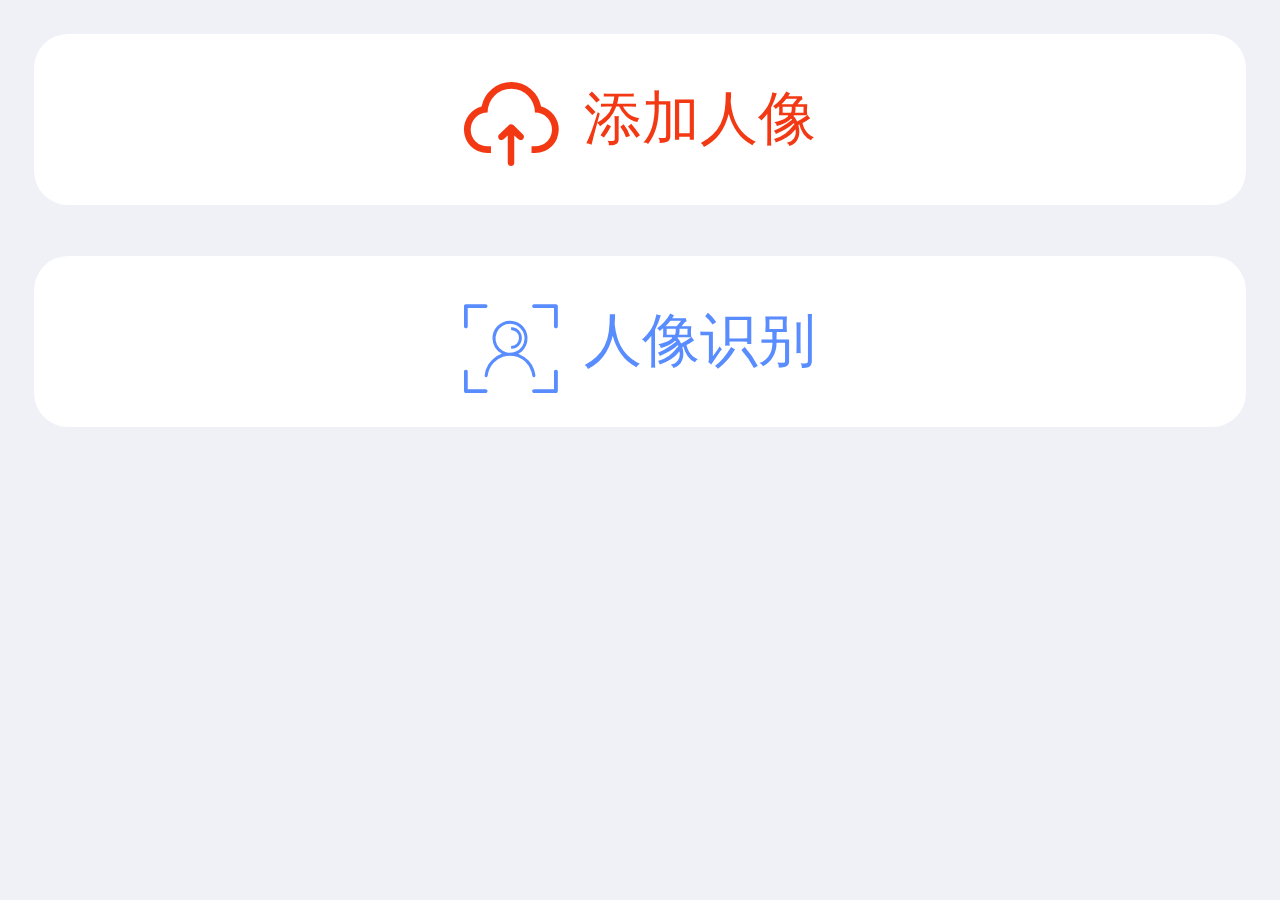
<file: index.html>
<!DOCTYPE html>
<html lang="en" dir="ltr">

<head>
  <meta charset="utf-8">
  <meta http-equiv="X-UA-Compatible" content="IE=Edge">
  <meta content="yes" name="apple-mobile-web-app-capable">
  <meta content="yes" name="apple-touch-fullscreen">
  <meta content="telephone=no,email=no" name="format-detection">
  <meta name="viewport" content="width=device-width,initial-scale=1,maximum-scale=1,minimum-scale=1,user-scalable=no" />
  <link rel="stylesheet" href="./iconfont/iconfont.css">
  <link rel="stylesheet" href="./css/index.css">
  <title>模板</title>
</head>

<body>
  <div class="container">

    <div class="subject">
      <a href="#" class="subject-box" id="fileUpload">
        <div class="subject-main">
          <div class="subject-icon">
            <span class="iconfont  iconupload red-p"></span>
          </div>
          <div class="subject-content">
            <p class="red-p">添加人像
              <!-- <input type="file" accept='image/*'> -->
            </p>
          </div>
        </div>
        <input type="file" id="fileinput" class="inputfile" accept="image/*;">
      </a>
      <a href="face.html" class="subject-box">
        <div class="subject-icon">
          <span class="iconfont  iconrenlianshibie blue-p"></span>
        </div>
        <div class="subject-content">
          <p class="blue-p">人像识别</p>
        </div>
      </a>
    </div>
    <!-- <img id="showimg" src="" alt=""> -->

  </div>
  <script src="js/jquery-3.4.1.js"></script>

  <script>
    var baseURL = 'https://192.168.86.113/spring-boot-service/face/api'

    function getToken() {
      $.get('https://192.168.86.113/spring-boot-service/face/token', function (res) {
        console.log('res', res);
      })
    }

    let imgList = [] // 存放图片
    let fileinput = document.querySelector('#fileinput')
    fileinput.addEventListener('change', function (e) {
      addImg(e)
    })

    function addImg(e) {
      e.preventDefault()
      let files = e.target.files || e.dataTransfer.files
      if (!files.length) return

      const imgurl = files[0]
      addImgPreview(imgurl)
      e.target.value = '' // 清除input数据
    }

    function addImgPreview(file) {
      // 是否支持不支持FileReader
      if (!file || !window.FileReader) return

      if (/^image/.test(file.type)) {
        // 创建一个reader
        var reader = new FileReader()
        // 将图片将转成 base64 格式,并保存在reader中
        reader.readAsDataURL(file)
        // 读取成功后的回调
        reader.onload = function (oFREvent) {
          var base64Url = oFREvent.target.result
          // console.log('base64Url', base64Url);
          var fileStreamSize = calculaFileSize(base64Url)
          console.log('fileStreamSize', fileStreamSize);

          let compressAfterImgUrl = "";
          let compressAfterImgSize = "";
          ChangeSize(base64Url, function (base) {
            // document.getElementById("showimg").src = base;
            console.log("压缩后：" + base.length / 1024 + " " + base);
            UpdateUserImg(base)
          })
        }
      } else {
        alert(`文件${file.name}不是图片。`)
      }
    }

    function calculaFileSize(base64) {
      // 计算base64文件流大小
      base64 = base64.substring(22)
      const equalIndex = base64.indexOf('=')
      if (base64.indexOf('=') > 0) {
        base64 = base64.substring(0, equalIndex)
      }
      var strLength = base64.length
      var fileLength = parseInt(strLength - (strLength / 8) * 2)
      return fileLength
    }

    function ChangeSize(base64Url, callback) {
      const imgWidth = 640;
      const imgHeight = 640;
      let img = new Image();
      img.src = base64Url;

      // if (!img.width || img.width == 0) {
      //   // 有时图片过大，会压缩失败，出现无法获取宽和高的情况
      //   img.width = imgWidth;
      //   img.height = imgHeight;
      // }

      img.onload = function () {
        //默认按比例压缩  
        var w = this.width,
          h = this.height;
        var quality = 0.7; // 默认图片质量为0.7  

        //生成canvas  
        var canvas = document.createElement('canvas');
        var ctx = canvas.getContext('2d');

        // 创建属性节点  
        canvas.setAttribute("width", w);
        canvas.setAttribute("height", h);

        ctx.drawImage(this, 0, 0, w, h);
        // quality值越小，所绘制出的图像越模糊  
        var base64 = canvas.toDataURL('image/jpeg', quality);
        // 回调函数返回base64的值  
        callback(base64);

      };
    }

    // 人员新增

    function addUser(baseImg) {

      var bodyContent = {
        image: baseImg,
        // 人像库id
        repositoryId: '6',
        // 人员id，以业务id为准
        personId: '10',
        name: 'testst',
        cardId: 'tets',
      }

      var jsonContent = JSON.stringify(bodyContent)

      $.ajax({
        url: baseURL,
        type: "POST",
        data: {
          method: 'capacity.ai.face.user.add',
          v: '1.0.0',
          http_type: 'post',
          bodyContent: jsonContent
        },
        success: function (result) {
          console.log('result', result)
        },
        error: function (result) {
          console.log('result', result)
        }
      })
    }

    // 获取用户信息
    function getUserInfo() {
      var bodyContent = {
        // 人像库id
        repositoryId: '6',
        // 人员id，以业务id为准
        personId: '10',
      }

      var jsonContent = JSON.stringify(bodyContent)

      $.ajax({
        url: baseURL,
        type: "POST",
        data: {
          method: 'capacity.ai.face.user.get',
          v: '1.0.0',
          http_type: 'post',
          bodyContent: jsonContent
        },
        success: function (result) {
          console.log('result', result)
        },
        error: function (result) {
          console.log('result', result)
        }
      })
    }

    // 人员更新

    function updateUser(baseImg) {

      var bodyContent = {
        image: baseImg,
        // 人像库id
        repositoryId: '6',
        // 人员id，以业务id为准
        personId: '10',
        // name: 'testst',
        // cardId: 'tets',
      }

      var jsonContent = JSON.stringify(bodyContent)

      $.ajax({
        url: baseURL,
        type: "POST",
        data: {
          method: 'capacity.ai.face.user.update',
          v: '1.0.0',
          http_type: 'post',
          bodyContent: jsonContent
        },
        success: function (result) {
          console.log('result', result)
        },
        error: function (result) {
          console.log('result', result)
        }
      })
    }

    // 获取用户人像图片

    function getUserImg() {
      var bodyContent = {
        repositoryId: '6',
        personId: '10'
        // pageSize: 1,
        // pageNum: 10
      }

      var jsonContent = JSON.stringify(bodyContent)

      $.ajax({
        url: baseURL,
        type: "GET",
        data: {
          method: 'capacity.ai.face.faceset.get',
          v: '1.0.0',
          http_type: 'get',
          params: jsonContent
        },
        success: function (result) {
          console.log('result', result)
        },
        error: function (result) {
          console.log('result', result)
        }
      })
    }

    // 更新用户人像图片
    function UpdateUserImg(baseImg) {

      var bodyContent = {
        images: [{
          image: baseImg
        }],
        // 人像库id
        repositoryId: '6',
        // 人员id，以业务id为准
        personId: '10',
        // name: 'testst',
        // cardId: 'tets',
      }

      var jsonContent = JSON.stringify(bodyContent)

      $.ajax({
        url: baseURL,
        type: "POST",
        data: {
          method: 'capacity.ai.face.faceset.update',
          v: '1.0.0',
          http_type: 'post',
          bodyContent: jsonContent
        },
        success: function (result) {
          console.log('result', result)
        },
        error: function (result) {
          console.log('result', result)
        }
      })
    }

    // 删除用户人脸库



    getToken();
    getUserInfo();
    getUserImg();
  </script>
</body>

</html>
</file>
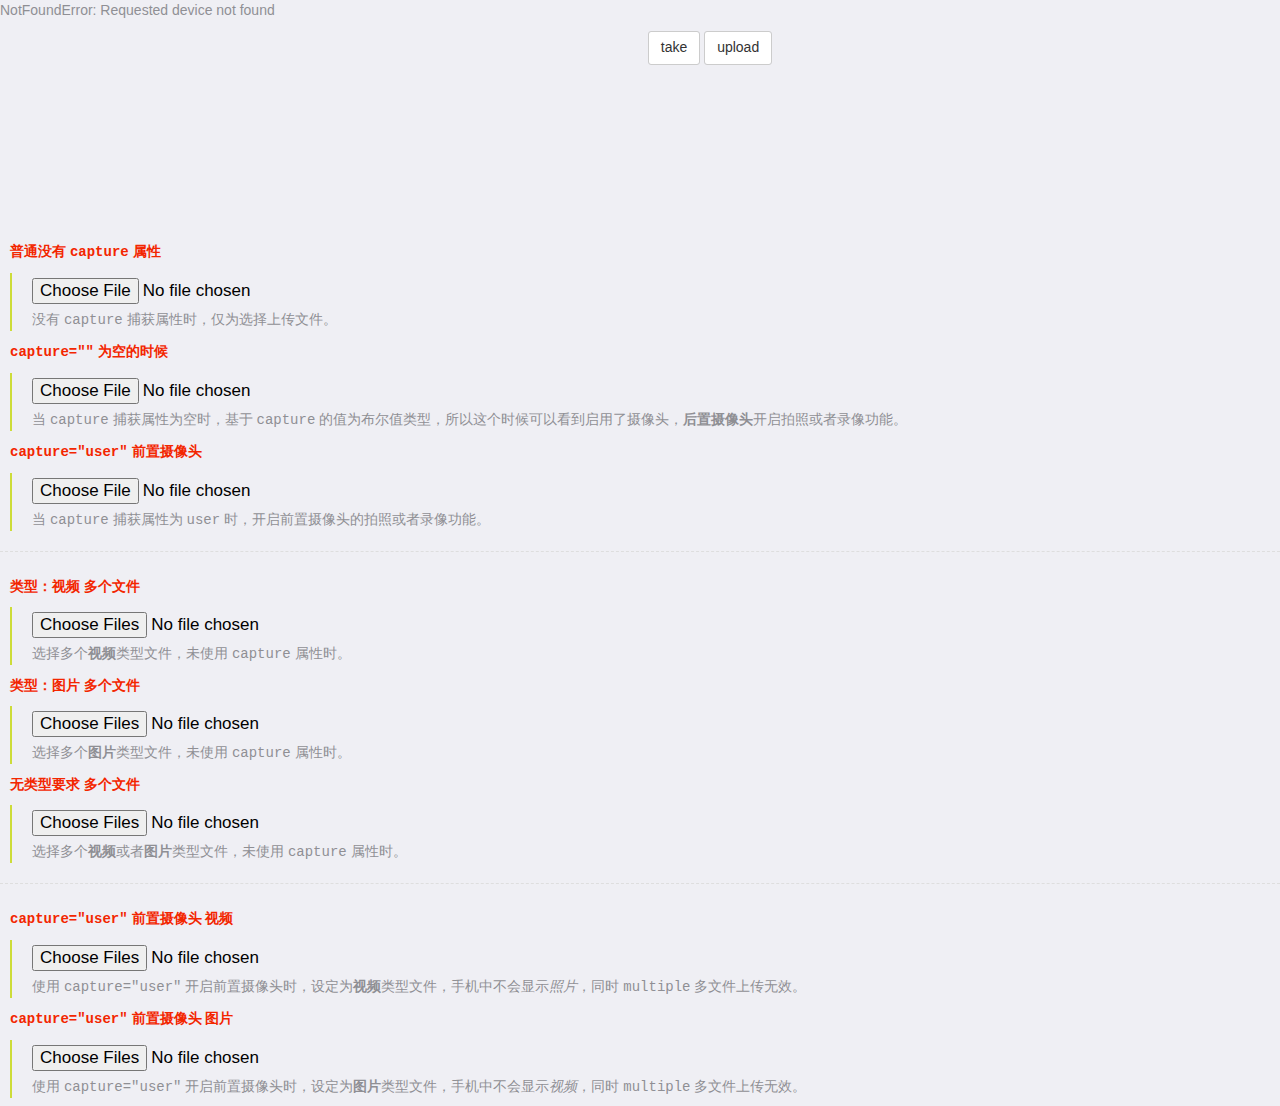
<file: demo.html>
<!DOCTYPE html>
<html lang="en" dir="ltr">

<head>
    <meta charset="utf-8">
    <meta http-equiv="X-UA-Compatible" content="IE=Edge">
    <meta content="yes" name="apple-mobile-web-app-capable">
    <meta content="yes" name="apple-touch-fullscreen">
    <meta content="telephone=no,email=no" name="format-detection">
    <meta name="viewport"
        content="width=device-width,initial-scale=1,maximum-scale=1,minimum-scale=1,user-scalable=no" />
    <link rel="stylesheet" href="./iconfont/iconfont.css">
    <link rel="stylesheet" href="./css/mui.css">
    <link rel="stylesheet" href="./css/index.css">
    <title>模板</title>
    <style>
        body {
            font-family: Arial, Roboto, 'Droid Sans', 'Hiragino Sans GB', 'Microsoft YaHei', 'Simsun', STXihei, 'sans-serif';
            font-size: 14px;
        }

        dl:not(:last-child) {
            overflow: hidden;
            padding: 10px;
            margin-bottom: 10px;
            border-bottom: 1px dashed #dedede;
        }

        dt {
            padding-bottom: 10px;
            font-weight: bold;
            color: #f32600;
        }

        dd {
            margin: 0;
            padding: 5px 0 0 20px;
            border-left: 2px solid #cddc39;
        }
    </style>
</head>

<body>

    <div>
        <div id="message">

        </div>
        <p id="error"></p>
        <video style="width: 320px;height: 180px;"></video>
        <canvas width="320" height="180 "></canvas>
        <button id="take">take</button>
        <button id="upload">upload</button>
        <input style="display: none;" type="file" accept="image/*" />


    </div>
    <dl>
        <dt>普通没有 <code>capture</code> 属性</dt>
        <dd><input type="file"></dd>
        <dd>
            <p>没有 <code>capture</code> 捕获属性时，仅为选择上传文件。</p>
        </dd>
        <dt><code>capture=""</code> 为空的时候</dt>
        <dd><input type="file" capture=""></dd>
        <dd>
            <p>当 <code>capture</code> 捕获属性为空时，基于 <code>capture</code>
                的值为布尔值类型，所以这个时候可以看到启用了摄像头，<strong>后置摄像头</strong>开启拍照或者录像功能。</p>
        </dd>
        <dt><code>capture="user"</code> 前置摄像头</dt>
        <dd><input type="file" capture="user"></dd>
        <dd>
            <p>当 <code>capture</code> 捕获属性为 <code>user</code> 时，开启前置摄像头的拍照或者录像功能。</p>
        </dd>
    </dl>
    <dl>
        <dt>类型：视频 多个文件</dt>
        <dd><input type="file" accept="video/*" multiple=""></dd>
        <dd>
            <p>选择多个<strong>视频</strong>类型文件，未使用 <code>capture</code> 属性时。</p>
        </dd>
        <dt>类型：图片 多个文件</dt>
        <dd><input type="file" accept="image/*" multiple=""></dd>
        <dd>
            <p>选择多个<strong>图片</strong>类型文件，未使用 <code>capture</code> 属性时。</p>
        </dd>
        <dt>无类型要求 多个文件</dt>
        <dd><input type="file" multiple=""></dd>
        <dd>
            <p>选择多个<strong>视频</strong>或者<strong>图片</strong>类型文件，未使用 <code>capture</code> 属性时。</p>
        </dd>
    </dl>
    <dl>
        <dt><code>capture="user"</code> 前置摄像头 视频</dt>
        <dd><input type="file" capture="user" accept="video/*" multiple=""></dd>
        <dd>
            <p>使用 <code>capture="user"</code> 开启前置摄像头时，设定为<strong>视频</strong>类型文件，手机中不会显示<em>照片</em>，同时
                <code>multiple</code> 多文件上传无效。</p>
        </dd>
        <dt><code>capture="user"</code> 前置摄像头 图片</dt>
        <dd><input type="file" capture="user" accept="image/*" multiple=""></dd>
        <dd>
            <p>使用 <code>capture="user"</code> 开启前置摄像头时，设定为<strong>图片</strong>类型文件，手机中不会显示<em>视频</em>，同时
                <code>multiple</code> 多文件上传无效。</p>
        </dd>
    </dl>
    <script src="./js/jquery-3.4.1.js"></script>
    <script src="./js/mui.js"></script>
    <script>
        // document.querySelector("#message").innerHTML =
        //     "getUserMedia" in navigator.mediaDevices
        //         ? "api is exist"
        //         : "api is not exist";

        const constraints = {
            audio: false,
            video: {
                width: 180,
                height: 320,
                facingMode: { exact: "environment" }
            }
        };
        console.log('window.navigator',navigator.mediaDevices)
        window.navigator.mediaDevices
            .getUserMedia(constraints)
            .then(mediaStream => {
                const video = document.querySelector("video");
                video.srcObject = mediaStream;
                video.onloadedmetadata = e => {
                    video.play();
                };
            })
            .catch(err => {
                document.querySelector("#error").innerHTML = err.name + ": " + err.message;
            });
        const video = document.querySelector("video");
        const canvas = document.querySelector("canvas");
        const take = document.querySelector("#take");
        const upload = document.querySelector("#upload");

        const drawImage = () => {
            canvas.getContext("2d").drawImage(video, 0, 0, canvas.width, canvas.height);
        };
        const uploadImg = () => {
            canvas.toBlob(blob => {
                const formData = new FormData();
                formData.append("img", blob);
                formData.append("123", "123");
                fetch("/api/upload", {
                    method: "POST",
                    body: formData
                })
                    .then(response => response.json())
                    .catch(error => console.error("Error:", error))
                    .then(response => console.log("Success:", response));
            });
        };
        take.addEventListener("click", drawImage);
        upload.addEventListener("click", uploadImg);

    </script>
</body>

</html>
</file>
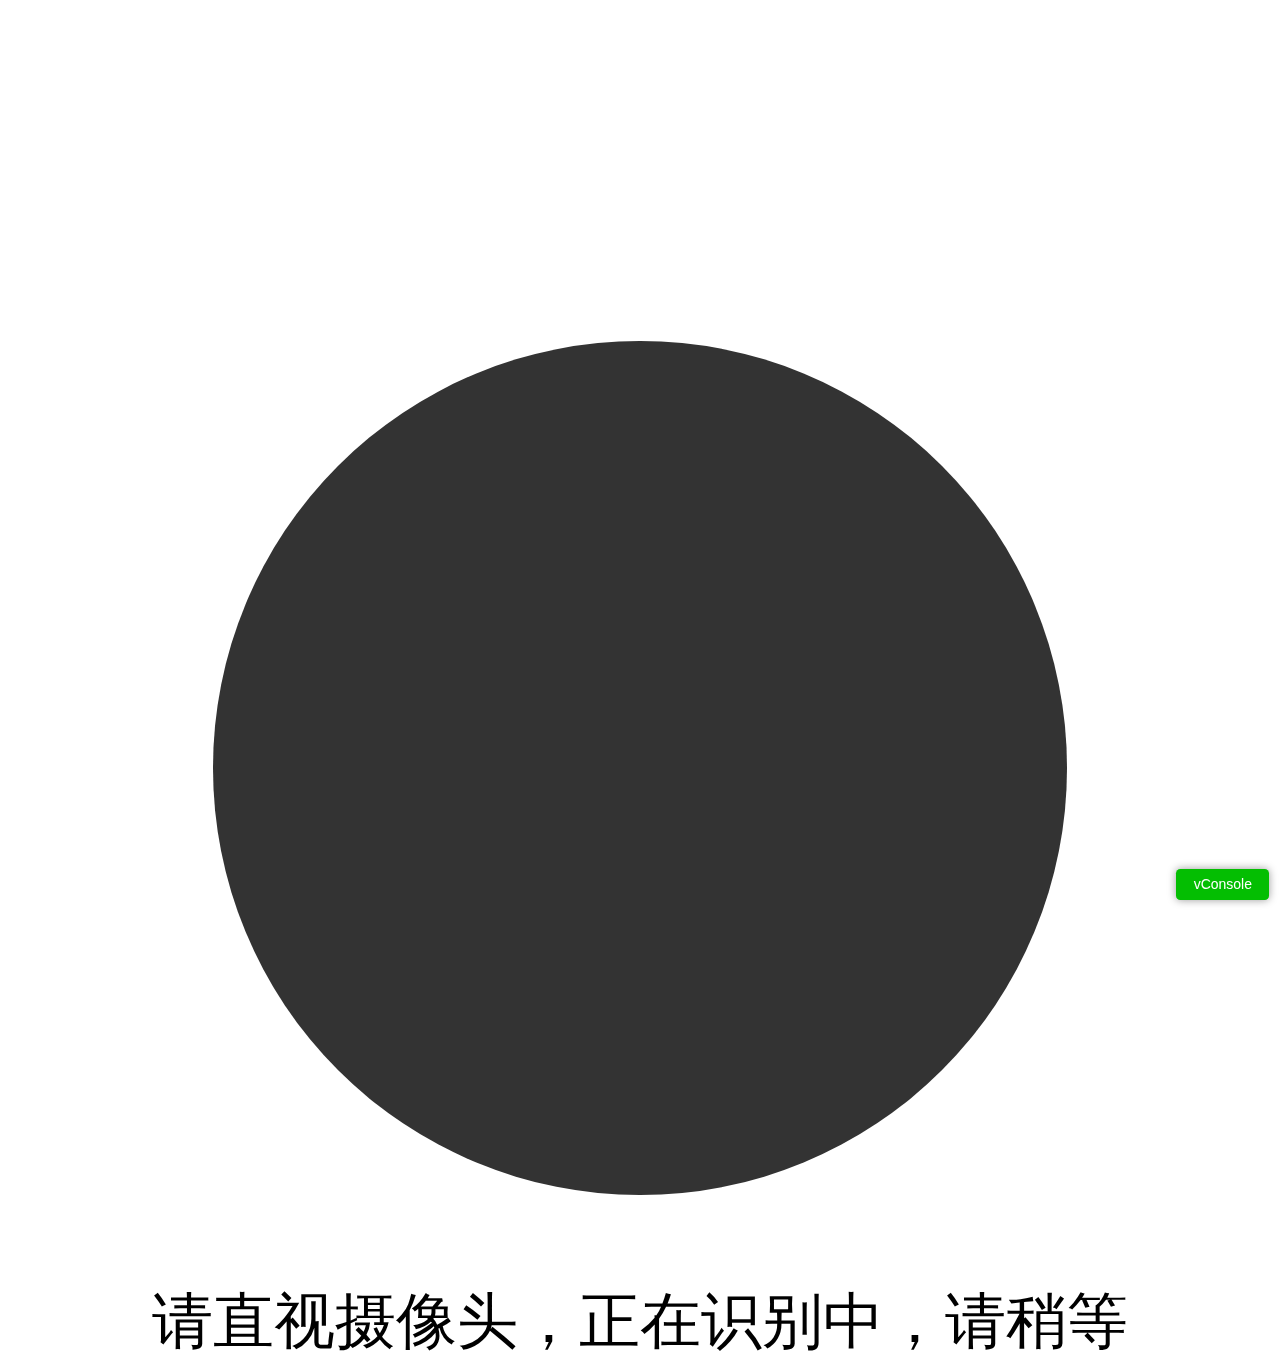
<file: face.html>
<!DOCTYPE html>
<html lang="en">

<head>
  <meta charset="UTF-8">
  <meta http-equiv="X-UA-Compatible" content="ie=edge">
  <meta http-equiv="X-UA-Compatible" content="IE=Edge">
  <meta content="yes" name="apple-mobile-web-app-capable">
  <meta content="yes" name="apple-touch-fullscreen">
  <meta content="telephone=no,email=no" name="format-detection">
  <meta name="viewport" content="width=device-width,initial-scale=1,maximum-scale=1,minimum-scale=1,user-scalable=no" />
  <title>人脸识别</title>
  <link rel="stylesheet" href="./css/face.css">

</head>

<body>
  <!-- <div id="face">

  </div> -->

  <div class="face">
    <div class="face-circle" id="face-chart">

    </div>
    <div class="face-video">
      <video id="video" webkit-playsinline="true" playsinline="true" controls autoPlay muted loop preload="metadata">

      </video>
    </div>
    <div class="face-info">
      请直视摄像头，正在识别中，请稍等
    </div>
    <!-- <div class="canvas-box">
      <button id="btn" onclick="initCanvas()"> 截图</button>
    </div>
    <img id="showimg" src="" alt=""> -->

  </div>
  <script src="./js/jquery-3.4.1.js"></script>
  <script src="./js/moment.min.js"></script>
  <script src="./js/echarts.js"></script>
  <script src="./js/vconsole.min.js"></script>
  <script>
    var vConsole = new VConsole();
    console.log('Hello world');
    var userID = '10';
    var baseURL = 'https://192.168.86.113/spring-boot-service/face/api'
    // var baseURL = 'http://192.168.86.16:8080/face/api';
    // function getToken(callback) {
    //   var f = callback
    // $.get('http://192.168.86.16:8080/face/token', function (res, ) {
    //   console.log('res');
    //   f();
    // })
    // }

    function getToken() {
      $.get('https://192.168.86.113/spring-boot-service/face/token', function (res) {
        console.log('res', res);
      })
    }

    // 初始化video元素
    let video = document.getElementById('video');

    var myChart = echarts.init(document.getElementById('face-chart'));

    // 初始化进度条图表
    function initChart() {
      var number = 10;
      setChart(number);
      var timer = setInterval(function () {
        if (99 < number) {
          clearInterval(timer)
          return false
        } else {
          number = number + 1;
          setChart(number);
        }
      }, 300)
    }

    // 进行图像生成

    function initCanvas() {
      let canvas = document.createElement('canvas');
      canvas.width = 300;
      canvas.height = 300;
      let context = canvas.getContext('2d');
      context.drawImage(video, 0, 0, 300, 300);
      // let base64Data = canvas.toDataURL();
      let base64Data = canvas.toDataURL("image/jpeg", .6);
      // document.getElementById("showimg").src = base64Data;

      console.log('base64', base64Data);
      searchUser(base64Data)
    }

    // 设置进度条图表

    function setChart(stateNumber) {
      // echarts.init(document.getElementById('face-chart')).dispose()
      // console.log(stateNumber)
      var data = stateNumber; //数值大小
      var max = 100; //满刻度大小
      var option = {

        backgroundColor: 'white',
        "color": ["#fff", 'rgba(255,255,255,.5)', 'rgba(255,255,255,.2)'],
        "series": [{
          "type": "pie",
          "center": ["50%", "50%"],
          "radius": ["98%", "90%"],
          "hoverAnimation": false,

          "data": [{
            "name": "",
            "value": data,
            "itemStyle": {
              "normal": {
                color: { // 完成的圆环的颜色
                  colorStops: [{
                    offset: 0,
                    color: '#00cefc' // 0% 处的颜色
                  }, {
                    offset: 1,
                    color: '#367bec' // 100% 处的颜色
                  }]
                },
              }
            },
            "label": {
              "show": false,
              "position": "center",
              "color": "#fff",
              "fontSize": 38,
              "fontWeight": "bold",
              "formatter": function (o) {
                return data
              }
            },
            labelLine: {
              show: false,
              emphasis: {
                show: false
              }
            }
          },
          { //画剩余的刻度圆环
            "name": "",
            "value": max - data,
            itemStyle: {
              color: '#dddddd'
            },
            "label": {
              show: false
            },
            labelLine: {
              show: false,
              emphasis: {
                show: false
              }
            },
          }
          ]
        }]
      }

      myChart.setOption(option);
    }

    //访问用户媒体设备的兼容方法
    function getUserMedia(constraints, success, error) {
      if (navigator.mediaDevices.getUserMedia) {
        //最新的标准API
        navigator.mediaDevices.getUserMedia(constraints).then(success).catch(error);
      } else if (navigator.webkitGetUserMedia) {
        //webkit核心浏览器
        navigator.webkitGetUserMedia(constraints, success, error)
      } else if (navigator.mozGetUserMedia) {
        //firfox浏览器
        navigator.mozGetUserMedia(constraints, success, error);
      } else if (navigator.getUserMedia) {
        //旧版API
        navigator.getUserMedia(constraints, success, error);
      }
    }

    function success(stream) {
      //兼容webkit核心浏览器
      let CompatibleURL = window.URL || window.webkitURL;
      //将视频流设置为video元素的源
      console.log('url', CompatibleURL);
      console.log(stream);

      video.srcObject = stream;
      video.play();
      initChart();
      initCanvas();
    }

    function error(error) {
      console.log(`访问用户媒体设备失败${error.name}, ${error.message}`);
    }

    if (navigator.mediaDevices.getUserMedia || navigator.getUserMedia || navigator.webkitGetUserMedia || navigator.mozGetUserMedia) {
      //调用用户媒体设备, 访问摄像头
      getUserMedia({ video: { width: 300, height: 300 } }, success, error);
    } else {
      alert('不支持访问用户媒体');
    }

    // 获取token 
    function showData(data) {
      console.info("调用showData");

      var result = JSON.stringify(data);
      $("#text").val(result);
    }

    // 获取人像库信息

    function getUserData() {

      var bodyContent = {
        repositoryId: '6',
        pageSize: '1',
        pageNum: '10',
      }

      var jsonContent = JSON.stringify(bodyContent)

      $.ajax({
        // url: "http://192.168.86.16:8080/face/api",
        url: baseURL,
        type: "get",
        data: {
          method: 'capacity.ai.face.dataset.get',
          v: '1.0.0',
          http_type: 'get',
          params: jsonContent
        },
        success: function (result) {
          console.log('result', result)
        },
        error: function (result) {
          console.log('result', result)
        }
      })
    }

    // 获取用户信息
    function getUserInfo() {

      var bodyContent = {
        repositoryId: '6',
        // pageSize: 1,
        // pageNum: 10
      }

      var jsonContent = JSON.stringify(bodyContent)

      $.ajax({
        url: baseURL,
        type: "POST",
        data: {
          method: 'capacity.ai.face.user.get',
          v: '1.0.0',
          http_type: 'post',
          bodyContent: jsonContent
        },
        success: function (result) {
          console.log('result', result)
        },
        error: function (result) {
          console.log('result', result)
        }
      })
    }


    // 人脸识别
    function searchUser(image) {
      console.log('search start');
      var bodyContent = {
        repositoryId: '6',
        image: image,
        top: 2,
        threshold: 'NORMAL'
      }

      var jsonContent = JSON.stringify(bodyContent)

      $.ajax({
        // url: "http://192.168.86.16:8080/face/api",
        url: baseURL,
        type: "POST",
        data: {
          method: 'capacity.ai.face.search',
          v: '1.0.0',
          http_type: 'post',
          bodyContent: jsonContent
        },
        success: function (result) {
          console.log('result', result)
        },
        error: function (result) {
          console.log('result', result)
        }
      })
    }

    // getUser();
    function initAll() {
      getToken();
      getUserData();
      getUserInfo();
      // getUserImg();
    }
    // initAll();
    // getToken(
    //   initAll
    // )
  </script>
</body>

</html>
</file>
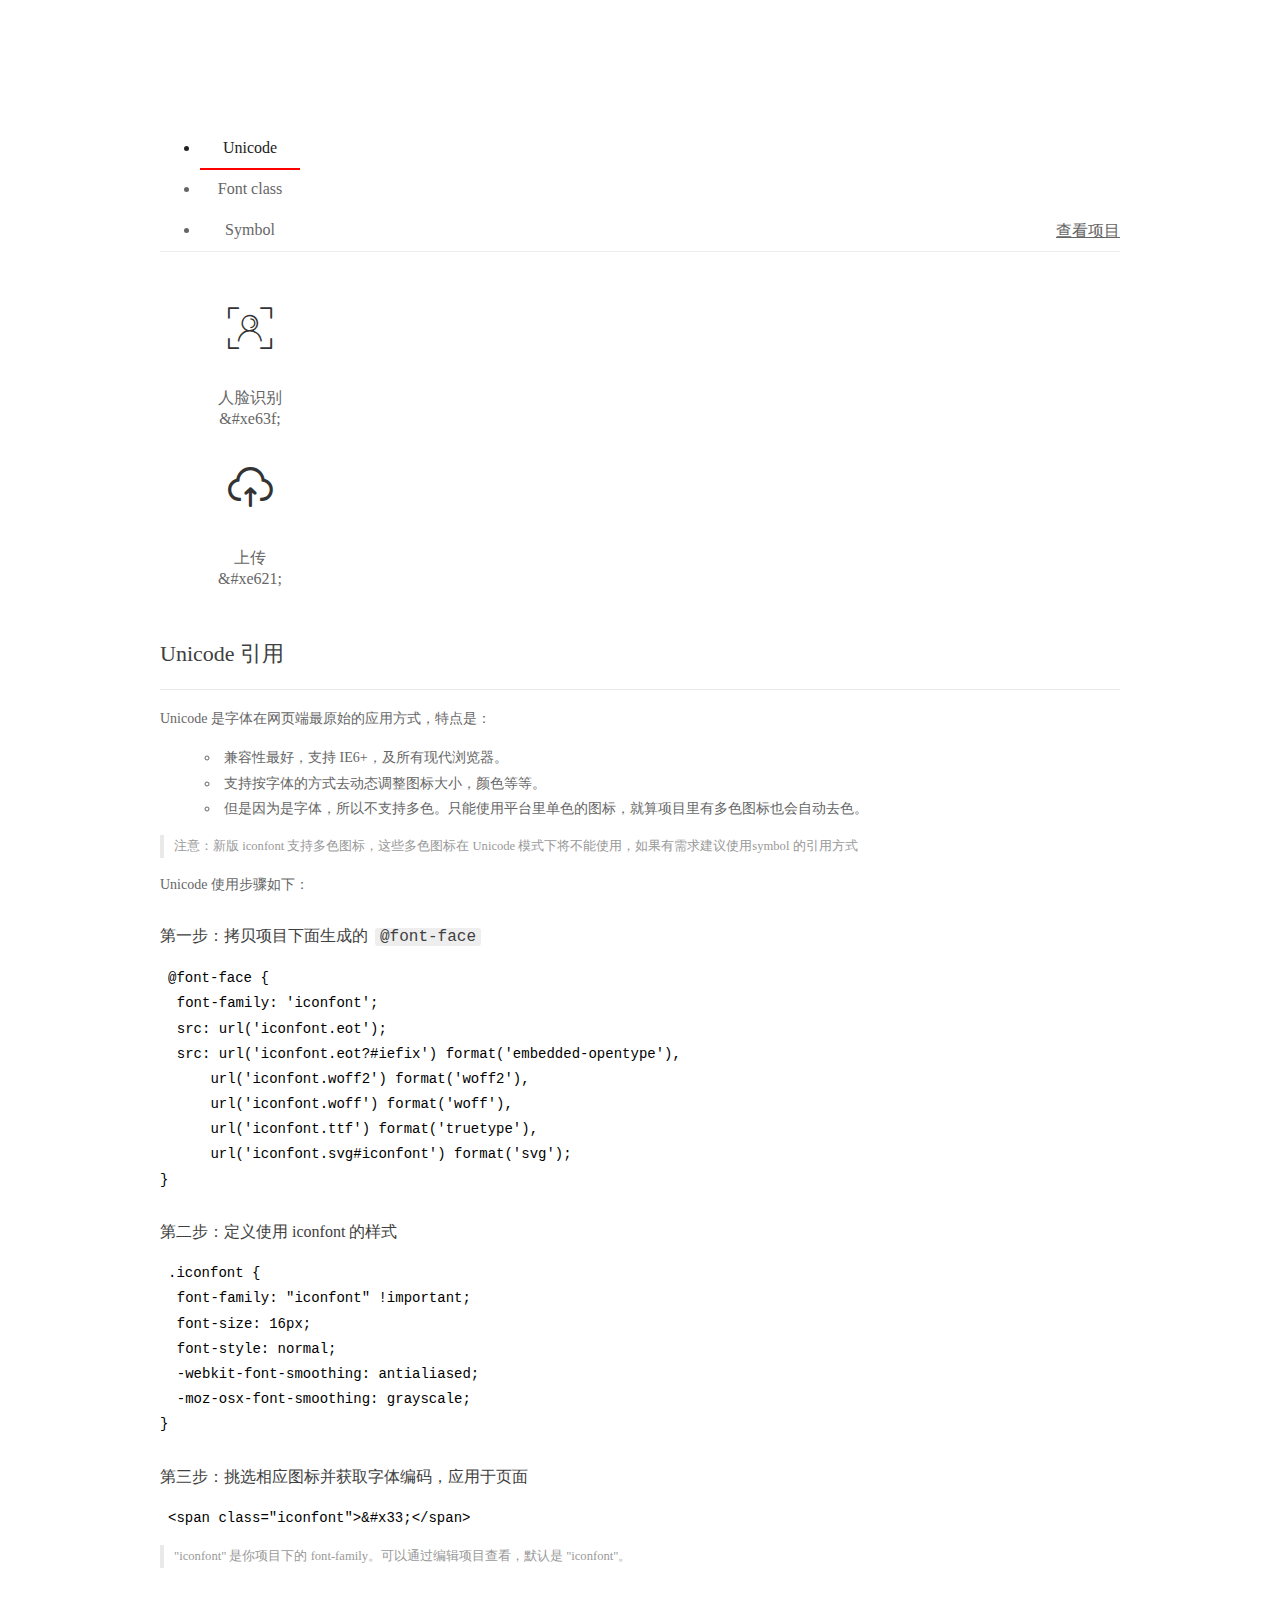
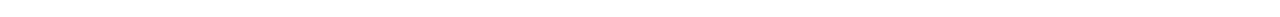
<file: iconfont/demo_index.html>
<!DOCTYPE html>
<html>
<head>
  <meta charset="utf-8"/>
  <title>IconFont Demo</title>
  <link rel="shortcut icon" href="https://gtms04.alicdn.com/tps/i4/TB1_oz6GVXXXXaFXpXXJDFnIXXX-64-64.ico" type="image/x-icon"/>
  <link rel="stylesheet" href="https://g.alicdn.com/thx/cube/1.3.2/cube.min.css">
  <link rel="stylesheet" href="demo.css">
  <link rel="stylesheet" href="iconfont.css">
  <script src="iconfont.js"></script>
  <!-- jQuery -->
  <script src="https://a1.alicdn.com/oss/uploads/2018/12/26/7bfddb60-08e8-11e9-9b04-53e73bb6408b.js"></script>
  <!-- 代码高亮 -->
  <script src="https://a1.alicdn.com/oss/uploads/2018/12/26/a3f714d0-08e6-11e9-8a15-ebf944d7534c.js"></script>
</head>
<body>
  <div class="main">
    <h1 class="logo"><a href="https://www.iconfont.cn/" title="iconfont 首页" target="_blank">&#xe86b;</a></h1>
    <div class="nav-tabs">
      <ul id="tabs" class="dib-box">
        <li class="dib active"><span>Unicode</span></li>
        <li class="dib"><span>Font class</span></li>
        <li class="dib"><span>Symbol</span></li>
      </ul>
      
      <a href="https://www.iconfont.cn/manage/index?manage_type=myprojects&projectId=1429542" target="_blank" class="nav-more">查看项目</a>
      
    </div>
    <div class="tab-container">
      <div class="content unicode" style="display: block;">
          <ul class="icon_lists dib-box">
          
            <li class="dib">
              <span class="icon iconfont">&#xe63f;</span>
                <div class="name">人脸识别</div>
                <div class="code-name">&amp;#xe63f;</div>
              </li>
          
            <li class="dib">
              <span class="icon iconfont">&#xe621;</span>
                <div class="name">上传</div>
                <div class="code-name">&amp;#xe621;</div>
              </li>
          
          </ul>
          <div class="article markdown">
          <h2 id="unicode-">Unicode 引用</h2>
          <hr>

          <p>Unicode 是字体在网页端最原始的应用方式，特点是：</p>
          <ul>
            <li>兼容性最好，支持 IE6+，及所有现代浏览器。</li>
            <li>支持按字体的方式去动态调整图标大小，颜色等等。</li>
            <li>但是因为是字体，所以不支持多色。只能使用平台里单色的图标，就算项目里有多色图标也会自动去色。</li>
          </ul>
          <blockquote>
            <p>注意：新版 iconfont 支持多色图标，这些多色图标在 Unicode 模式下将不能使用，如果有需求建议使用symbol 的引用方式</p>
          </blockquote>
          <p>Unicode 使用步骤如下：</p>
          <h3 id="-font-face">第一步：拷贝项目下面生成的 <code>@font-face</code></h3>
<pre><code class="language-css"
>@font-face {
  font-family: 'iconfont';
  src: url('iconfont.eot');
  src: url('iconfont.eot?#iefix') format('embedded-opentype'),
      url('iconfont.woff2') format('woff2'),
      url('iconfont.woff') format('woff'),
      url('iconfont.ttf') format('truetype'),
      url('iconfont.svg#iconfont') format('svg');
}
</code></pre>
          <h3 id="-iconfont-">第二步：定义使用 iconfont 的样式</h3>
<pre><code class="language-css"
>.iconfont {
  font-family: "iconfont" !important;
  font-size: 16px;
  font-style: normal;
  -webkit-font-smoothing: antialiased;
  -moz-osx-font-smoothing: grayscale;
}
</code></pre>
          <h3 id="-">第三步：挑选相应图标并获取字体编码，应用于页面</h3>
<pre>
<code class="language-html"
>&lt;span class="iconfont"&gt;&amp;#x33;&lt;/span&gt;
</code></pre>
          <blockquote>
            <p>"iconfont" 是你项目下的 font-family。可以通过编辑项目查看，默认是 "iconfont"。</p>
          </blockquote>
          </div>
      </div>
      <div class="content font-class">
        <ul class="icon_lists dib-box">
          
          <li class="dib">
            <span class="icon iconfont iconrenlianshibie"></span>
            <div class="name">
              人脸识别
            </div>
            <div class="code-name">.iconrenlianshibie
            </div>
          </li>
          
          <li class="dib">
            <span class="icon iconfont iconupload"></span>
            <div class="name">
              上传
            </div>
            <div class="code-name">.iconupload
            </div>
          </li>
          
        </ul>
        <div class="article markdown">
        <h2 id="font-class-">font-class 引用</h2>
        <hr>

        <p>font-class 是 Unicode 使用方式的一种变种，主要是解决 Unicode 书写不直观，语意不明确的问题。</p>
        <p>与 Unicode 使用方式相比，具有如下特点：</p>
        <ul>
          <li>兼容性良好，支持 IE8+，及所有现代浏览器。</li>
          <li>相比于 Unicode 语意明确，书写更直观。可以很容易分辨这个 icon 是什么。</li>
          <li>因为使用 class 来定义图标，所以当要替换图标时，只需要修改 class 里面的 Unicode 引用。</li>
          <li>不过因为本质上还是使用的字体，所以多色图标还是不支持的。</li>
        </ul>
        <p>使用步骤如下：</p>
        <h3 id="-fontclass-">第一步：引入项目下面生成的 fontclass 代码：</h3>
<pre><code class="language-html">&lt;link rel="stylesheet" href="./iconfont.css"&gt;
</code></pre>
        <h3 id="-">第二步：挑选相应图标并获取类名，应用于页面：</h3>
<pre><code class="language-html">&lt;span class="iconfont iconxxx"&gt;&lt;/span&gt;
</code></pre>
        <blockquote>
          <p>"
            iconfont" 是你项目下的 font-family。可以通过编辑项目查看，默认是 "iconfont"。</p>
        </blockquote>
      </div>
      </div>
      <div class="content symbol">
          <ul class="icon_lists dib-box">
          
            <li class="dib">
                <svg class="icon svg-icon" aria-hidden="true">
                  <use xlink:href="#iconrenlianshibie"></use>
                </svg>
                <div class="name">人脸识别</div>
                <div class="code-name">#iconrenlianshibie</div>
            </li>
          
            <li class="dib">
                <svg class="icon svg-icon" aria-hidden="true">
                  <use xlink:href="#iconupload"></use>
                </svg>
                <div class="name">上传</div>
                <div class="code-name">#iconupload</div>
            </li>
          
          </ul>
          <div class="article markdown">
          <h2 id="symbol-">Symbol 引用</h2>
          <hr>

          <p>这是一种全新的使用方式，应该说这才是未来的主流，也是平台目前推荐的用法。相关介绍可以参考这篇<a href="">文章</a>
            这种用法其实是做了一个 SVG 的集合，与另外两种相比具有如下特点：</p>
          <ul>
            <li>支持多色图标了，不再受单色限制。</li>
            <li>通过一些技巧，支持像字体那样，通过 <code>font-size</code>, <code>color</code> 来调整样式。</li>
            <li>兼容性较差，支持 IE9+，及现代浏览器。</li>
            <li>浏览器渲染 SVG 的性能一般，还不如 png。</li>
          </ul>
          <p>使用步骤如下：</p>
          <h3 id="-symbol-">第一步：引入项目下面生成的 symbol 代码：</h3>
<pre><code class="language-html">&lt;script src="./iconfont.js"&gt;&lt;/script&gt;
</code></pre>
          <h3 id="-css-">第二步：加入通用 CSS 代码（引入一次就行）：</h3>
<pre><code class="language-html">&lt;style&gt;
.icon {
  width: 1em;
  height: 1em;
  vertical-align: -0.15em;
  fill: currentColor;
  overflow: hidden;
}
&lt;/style&gt;
</code></pre>
          <h3 id="-">第三步：挑选相应图标并获取类名，应用于页面：</h3>
<pre><code class="language-html">&lt;svg class="icon" aria-hidden="true"&gt;
  &lt;use xlink:href="#icon-xxx"&gt;&lt;/use&gt;
&lt;/svg&gt;
</code></pre>
          </div>
      </div>

    </div>
  </div>
  <script>
  $(document).ready(function () {
      $('.tab-container .content:first').show()

      $('#tabs li').click(function (e) {
        var tabContent = $('.tab-container .content')
        var index = $(this).index()

        if ($(this).hasClass('active')) {
          return
        } else {
          $('#tabs li').removeClass('active')
          $(this).addClass('active')

          tabContent.hide().eq(index).fadeIn()
        }
      })
    })
  </script>
</body>
</html>
</file>
<file: iconfont/iconfont.css>
@font-face {font-family: "iconfont";
  src: url('iconfont.eot?t=1569202943346'); /* IE9 */
  src: url('iconfont.eot?t=1569202943346#iefix') format('embedded-opentype'), /* IE6-IE8 */
  url('[data-uri]') format('woff2'),
  url('iconfont.woff?t=1569202943346') format('woff'),
  url('iconfont.ttf?t=1569202943346') format('truetype'), /* chrome, firefox, opera, Safari, Android, iOS 4.2+ */
  url('iconfont.svg?t=1569202943346#iconfont') format('svg'); /* iOS 4.1- */
}

.iconfont {
  font-family: "iconfont" !important;
  font-size: 16px;
  font-style: normal;
  -webkit-font-smoothing: antialiased;
  -moz-osx-font-smoothing: grayscale;
}

.iconrenlianshibie:before {
  content: "\e63f";
}

.iconupload:before {
  content: "\e621";
}
</file>
<file: css/index.css>
html,
body {
  height: 100%;
  margin: 0;
  padding: 0; }

.container {
  -webkit-box-sizing: border-box;
          box-sizing: border-box;
  width: 100%;
  min-height: 100%;
  background: #f0f1f7;
  padding-bottom: 14.66667vw; }

.container * {
  -webkit-box-sizing: border-box;
          box-sizing: border-box; }

.banner {
  width: 100%;
  height: 35.73333vw;
  padding: 2.66667vw; }
  .banner img {
    width: 100%;
    height: 100%; }

.subject {
  padding: 2.66667vw;
  height: 25.33333vw; }

.subject-box {
  background: white;
  padding: 1.06667vw;
  width: 100%;
  padding: 0.8vw;
  color: #9e9e9e;
  display: -webkit-box;
  display: -ms-flexbox;
  display: flex;
  text-decoration: none;
  border-radius: 2.66667vw;
  display: flex;
  -webkit-box-pack: center;
      -ms-flex-pack: center;
          justify-content: center;
  -webkit-box-align: center;
      -ms-flex-align: center;
          align-items: center;
  position: relative;
  height: 13.33333vw;
  font-size: 3.46667vw;
  margin-bottom: 4vw;
  overflow: hidden; }
  .subject-box p {
    font-size: 4.53333vw;
    margin: 0; }

.inputfile {
  width: 100%;
  height: 100%;
  opacity: 0;
  position: absolute;
  top: 0;
  left: 0;
  color: transparent; }

.subject-icon {
  width: 9.33333vw;
  padding-top: 1.06667vw; }
  .subject-icon span {
    font-size: 6.93333vw; }

.subject-main {
  width: 100%;
  height: 100%;
  top: 0;
  left: 0;
  display: -webkit-box;
  display: -ms-flexbox;
  display: flex;
  -webkit-box-align: center;
      -ms-flex-align: center;
          align-items: center;
  -webkit-box-pack: center;
      -ms-flex-pack: center;
          justify-content: center;
  background: white;
  overflow: hidden; }

.red-p {
  color: #f33914; }

.blue-p {
  color: #588cff; }

.btn-list {
  margin: 0;
  padding: 0;
  list-style: none; }

.button-group {
  height: 46.66667vw;
  margin-bottom: 2.66667vw;
  padding: 0 2.66667vw; }

.btn-list {
  width: 100%;
  background: white;
  height: 100%;
  border-radius: 1.06667vw;
  display: -webkit-box;
  display: -ms-flexbox;
  display: flex;
  -ms-flex-flow: wrap;
      flex-flow: wrap; }

.btn-li {
  width: 18.66667vw;
  height: 17.33333vw;
  margin: 2.4vw 2.4vw;
  font-size: 3.46667vw;
  text-align: center; }
  .btn-li a {
    display: block;
    text-decoration: none;
    color: #1b1b1b; }

.btn-icon {
  width: 9.86667vw;
  height: 9.86667vw;
  border-radius: 2.66667vw;
  display: -webkit-box;
  display: -ms-flexbox;
  display: flex;
  -webkit-box-pack: center;
      -ms-flex-pack: center;
          justify-content: center;
  -webkit-box-align: center;
      -ms-flex-align: center;
          align-items: center;
  margin: 2.13333vw auto; }
  .btn-icon i {
    font-size: 6vw;
    color: white; }

.yellow-icon {
  background: #fdc163; }

.pink-icon {
  background: #ffa894; }

.orange-icon {
  background: #fd8b63; }

.blue-icon {
  background: #8cb0ff; }

.ranking {
  width: 100%;
  padding: 0 2.66667vw;
  margin-bottom: 2.66667vw; }

.ranking-content {
  min-height: 53.33333vw;
  width: 100%;
  background: white;
  padding: 2.66667vw;
  padding-bottom: 0;
  border-radius: 1.06667vw; }

.ranking-title {
  padding: 1.33333vw 0;
  font-size: 4.53333vw;
  color: #1b1b1b;
  display: -webkit-box;
  display: -ms-flexbox;
  display: flex;
  -webkit-box-pack: justify;
      -ms-flex-pack: justify;
          justify-content: space-between;
  padding-left: 3.73333vw;
  position: relative; }
  .ranking-title::before {
    content: "";
    display: inline-block;
    width: 1.06667vw;
    height: 5.33333vw;
    background: #f33914;
    position: absolute;
    left: 0;
    top: 1.73333vw; }

.my-ranking {
  font-size: 3.46667vw;
  color: #aaa; }
  .my-ranking i {
    font-size: 4vw; }

.ranking-list {
  margin: 0;
  padding: 0;
  list-style: none; }

.ranking-li {
  display: -webkit-box;
  display: -ms-flexbox;
  display: flex;
  font-size: 3.73333vw;
  height: 14.66667vw;
  -webkit-box-align: center;
      -ms-flex-align: center;
          align-items: center;
  border-bottom: 1px solid #d8d7dc;
  -webkit-box-pack: justify;
      -ms-flex-pack: justify;
          justify-content: space-between; }
  .ranking-li:last-child {
    border-bottom: none; }

.ranking-name {
  -webkit-box-flex: 1;
      -ms-flex: 1 1 auto;
          flex: 1 1 auto; }

.ranking-score {
  color: #f33914; }

.ranking-icon {
  width: 8vw; }
  .ranking-icon i {
    font-size: 5.33333vw; }

.gold-icon {
  color: #ffa800; }

.silver-icon {
  color: #8ba3c0; }

.copper-icon {
  color: #c88e1e; }

.ranking-number {
  padding-left: 1.33333vw; }

.navigation {
  height: 13.33333vw;
  background: white;
  position: fixed;
  bottom: 0;
  z-index: 1000;
  width: 100%;
  display: -webkit-box;
  display: -ms-flexbox;
  display: flex;
  -ms-flex-pack: distribute;
      justify-content: space-around; }
  .navigation .active {
    color: #f33914; }
    .navigation .active i {
      color: #f33914; }

.navigation-btn {
  display: block;
  width: 13.33333vw;
  height: 13.33333vw;
  font-size: 3.2vw;
  text-align: center;
  color: #9e9e9e;
  text-decoration: none; }

.navigation-icon {
  margin: 0.66667vw 0; }
  .navigation-icon i {
    font-size: 6.4vw;
    color: #9e9e9e; }

.sign-in {
  position: fixed;
  bottom: 14.13333vw;
  right: 2.66667vw;
  width: 13.33333vw; }
  .sign-in img {
    width: 100%; }
</file>
<file: css/face.css>
@charset "UTF-8";
html,
body {
  height: 100%;
  margin: 0;
  padding: 0; }

.face {
  width: 100%;
  height: 100%;
  padding-top: 26.66667vw;
  -webkit-box-sizing: border-box;
          box-sizing: border-box; }
  .face * {
    -webkit-box-sizing: border-box;
            box-sizing: border-box; }

.face-circle {
  width: 73.33333vw;
  height: 73.33333vw;
  position: absolute;
  left: 50%;
  margin-left: -36.66667vw;
  top: 23.2vw; }

.face-video {
  width: 66.66667vw;
  height: 66.66667vw;
  margin: 0 auto;
  position: relative;
  background: rgba(255, 255, 255, 0.2);
  border-radius: 50%;
  overflow: hidden;
  position: relative;
  -webkit-backface-visibility: hidden;
   -moz-backface-visibility: hidden;
   -webkit-transform: translate3d(0, 0, 0);
   -moz-transform: translate3d(0, 0, 0);
  -webkit-appearance: none;
  -webkit-transform: rotate(0deg); }
  .face-video video {
    width: 93.33333vw;
    height: 93.33333vw;
    position: absolute;
    left: -13.33333vw;
    top: -13.33333vw; }

.face-info {
  text-align: center;
  margin-top: 6.66667vw;
  font-size: 4.8vw; }
</file>
<file: iconfont/demo.css>
/* Logo 字体 */
@font-face {
  font-family: "iconfont logo";
  src: url('https://at.alicdn.com/t/font_985780_km7mi63cihi.eot?t=1545807318834');
  src: url('https://at.alicdn.com/t/font_985780_km7mi63cihi.eot?t=1545807318834#iefix') format('embedded-opentype'),
    url('https://at.alicdn.com/t/font_985780_km7mi63cihi.woff?t=1545807318834') format('woff'),
    url('https://at.alicdn.com/t/font_985780_km7mi63cihi.ttf?t=1545807318834') format('truetype'),
    url('https://at.alicdn.com/t/font_985780_km7mi63cihi.svg?t=1545807318834#iconfont') format('svg');
}

.logo {
  font-family: "iconfont logo";
  font-size: 160px;
  font-style: normal;
  -webkit-font-smoothing: antialiased;
  -moz-osx-font-smoothing: grayscale;
}

/* tabs */
.nav-tabs {
  position: relative;
}

.nav-tabs .nav-more {
  position: absolute;
  right: 0;
  bottom: 0;
  height: 42px;
  line-height: 42px;
  color: #666;
}

#tabs {
  border-bottom: 1px solid #eee;
}

#tabs li {
  cursor: pointer;
  width: 100px;
  height: 40px;
  line-height: 40px;
  text-align: center;
  font-size: 16px;
  border-bottom: 2px solid transparent;
  position: relative;
  z-index: 1;
  margin-bottom: -1px;
  color: #666;
}


#tabs .active {
  border-bottom-color: #f00;
  color: #222;
}

.tab-container .content {
  display: none;
}

/* 页面布局 */
.main {
  padding: 30px 100px;
  width: 960px;
  margin: 0 auto;
}

.main .logo {
  color: #333;
  text-align: left;
  margin-bottom: 30px;
  line-height: 1;
  height: 110px;
  margin-top: -50px;
  overflow: hidden;
  *zoom: 1;
}

.main .logo a {
  font-size: 160px;
  color: #333;
}

.helps {
  margin-top: 40px;
}

.helps pre {
  padding: 20px;
  margin: 10px 0;
  border: solid 1px #e7e1cd;
  background-color: #fffdef;
  overflow: auto;
}

.icon_lists {
  width: 100% !important;
  overflow: hidden;
  *zoom: 1;
}

.icon_lists li {
  width: 100px;
  margin-bottom: 10px;
  margin-right: 20px;
  text-align: center;
  list-style: none !important;
  cursor: default;
}

.icon_lists li .code-name {
  line-height: 1.2;
}

.icon_lists .icon {
  display: block;
  height: 100px;
  line-height: 100px;
  font-size: 42px;
  margin: 10px auto;
  color: #333;
  -webkit-transition: font-size 0.25s linear, width 0.25s linear;
  -moz-transition: font-size 0.25s linear, width 0.25s linear;
  transition: font-size 0.25s linear, width 0.25s linear;
}

.icon_lists .icon:hover {
  font-size: 100px;
}

.icon_lists .svg-icon {
  /* 通过设置 font-size 来改变图标大小 */
  width: 1em;
  /* 图标和文字相邻时，垂直对齐 */
  vertical-align: -0.15em;
  /* 通过设置 color 来改变 SVG 的颜色/fill */
  fill: currentColor;
  /* path 和 stroke 溢出 viewBox 部分在 IE 下会显示
      normalize.css 中也包含这行 */
  overflow: hidden;
}

.icon_lists li .name,
.icon_lists li .code-name {
  color: #666;
}

/* markdown 样式 */
.markdown {
  color: #666;
  font-size: 14px;
  line-height: 1.8;
}

.highlight {
  line-height: 1.5;
}

.markdown img {
  vertical-align: middle;
  max-width: 100%;
}

.markdown h1 {
  color: #404040;
  font-weight: 500;
  line-height: 40px;
  margin-bottom: 24px;
}

.markdown h2,
.markdown h3,
.markdown h4,
.markdown h5,
.markdown h6 {
  color: #404040;
  margin: 1.6em 0 0.6em 0;
  font-weight: 500;
  clear: both;
}

.markdown h1 {
  font-size: 28px;
}

.markdown h2 {
  font-size: 22px;
}

.markdown h3 {
  font-size: 16px;
}

.markdown h4 {
  font-size: 14px;
}

.markdown h5 {
  font-size: 12px;
}

.markdown h6 {
  font-size: 12px;
}

.markdown hr {
  height: 1px;
  border: 0;
  background: #e9e9e9;
  margin: 16px 0;
  clear: both;
}

.markdown p {
  margin: 1em 0;
}

.markdown>p,
.markdown>blockquote,
.markdown>.highlight,
.markdown>ol,
.markdown>ul {
  width: 80%;
}

.markdown ul>li {
  list-style: circle;
}

.markdown>ul li,
.markdown blockquote ul>li {
  margin-left: 20px;
  padding-left: 4px;
}

.markdown>ul li p,
.markdown>ol li p {
  margin: 0.6em 0;
}

.markdown ol>li {
  list-style: decimal;
}

.markdown>ol li,
.markdown blockquote ol>li {
  margin-left: 20px;
  padding-left: 4px;
}

.markdown code {
  margin: 0 3px;
  padding: 0 5px;
  background: #eee;
  border-radius: 3px;
}

.markdown strong,
.markdown b {
  font-weight: 600;
}

.markdown>table {
  border-collapse: collapse;
  border-spacing: 0px;
  empty-cells: show;
  border: 1px solid #e9e9e9;
  width: 95%;
  margin-bottom: 24px;
}

.markdown>table th {
  white-space: nowrap;
  color: #333;
  font-weight: 600;
}

.markdown>table th,
.markdown>table td {
  border: 1px solid #e9e9e9;
  padding: 8px 16px;
  text-align: left;
}

.markdown>table th {
  background: #F7F7F7;
}

.markdown blockquote {
  font-size: 90%;
  color: #999;
  border-left: 4px solid #e9e9e9;
  padding-left: 0.8em;
  margin: 1em 0;
}

.markdown blockquote p {
  margin: 0;
}

.markdown .anchor {
  opacity: 0;
  transition: opacity 0.3s ease;
  margin-left: 8px;
}

.markdown .waiting {
  color: #ccc;
}

.markdown h1:hover .anchor,
.markdown h2:hover .anchor,
.markdown h3:hover .anchor,
.markdown h4:hover .anchor,
.markdown h5:hover .anchor,
.markdown h6:hover .anchor {
  opacity: 1;
  display: inline-block;
}

.markdown>br,
.markdown>p>br {
  clear: both;
}


.hljs {
  display: block;
  background: white;
  padding: 0.5em;
  color: #333333;
  overflow-x: auto;
}

.hljs-comment,
.hljs-meta {
  color: #969896;
}

.hljs-string,
.hljs-variable,
.hljs-template-variable,
.hljs-strong,
.hljs-emphasis,
.hljs-quote {
  color: #df5000;
}

.hljs-keyword,
.hljs-selector-tag,
.hljs-type {
  color: #a71d5d;
}

.hljs-literal,
.hljs-symbol,
.hljs-bullet,
.hljs-attribute {
  color: #0086b3;
}

.hljs-section,
.hljs-name {
  color: #63a35c;
}

.hljs-tag {
  color: #333333;
}

.hljs-title,
.hljs-attr,
.hljs-selector-id,
.hljs-selector-class,
.hljs-selector-attr,
.hljs-selector-pseudo {
  color: #795da3;
}

.hljs-addition {
  color: #55a532;
  background-color: #eaffea;
}

.hljs-deletion {
  color: #bd2c00;
  background-color: #ffecec;
}

.hljs-link {
  text-decoration: underline;
}

/* 代码高亮 */
/* PrismJS 1.15.0
https://prismjs.com/download.html#themes=prism&languages=markup+css+clike+javascript */
/**
 * prism.js default theme for JavaScript, CSS and HTML
 * Based on dabblet (http://dabblet.com)
 * @author Lea Verou
 */
code[class*="language-"],
pre[class*="language-"] {
  color: black;
  background: none;
  text-shadow: 0 1px white;
  font-family: Consolas, Monaco, 'Andale Mono', 'Ubuntu Mono', monospace;
  text-align: left;
  white-space: pre;
  word-spacing: normal;
  word-break: normal;
  word-wrap: normal;
  line-height: 1.5;

  -moz-tab-size: 4;
  -o-tab-size: 4;
  tab-size: 4;

  -webkit-hyphens: none;
  -moz-hyphens: none;
  -ms-hyphens: none;
  hyphens: none;
}

pre[class*="language-"]::-moz-selection,
pre[class*="language-"] ::-moz-selection,
code[class*="language-"]::-moz-selection,
code[class*="language-"] ::-moz-selection {
  text-shadow: none;
  background: #b3d4fc;
}

pre[class*="language-"]::selection,
pre[class*="language-"] ::selection,
code[class*="language-"]::selection,
code[class*="language-"] ::selection {
  text-shadow: none;
  background: #b3d4fc;
}

@media print {

  code[class*="language-"],
  pre[class*="language-"] {
    text-shadow: none;
  }
}

/* Code blocks */
pre[class*="language-"] {
  padding: 1em;
  margin: .5em 0;
  overflow: auto;
}

:not(pre)>code[class*="language-"],
pre[class*="language-"] {
  background: #f5f2f0;
}

/* Inline code */
:not(pre)>code[class*="language-"] {
  padding: .1em;
  border-radius: .3em;
  white-space: normal;
}

.token.comment,
.token.prolog,
.token.doctype,
.token.cdata {
  color: slategray;
}

.token.punctuation {
  color: #999;
}

.namespace {
  opacity: .7;
}

.token.property,
.token.tag,
.token.boolean,
.token.number,
.token.constant,
.token.symbol,
.token.deleted {
  color: #905;
}

.token.selector,
.token.attr-name,
.token.string,
.token.char,
.token.builtin,
.token.inserted {
  color: #690;
}

.token.operator,
.token.entity,
.token.url,
.language-css .token.string,
.style .token.string {
  color: #9a6e3a;
  background: hsla(0, 0%, 100%, .5);
}

.token.atrule,
.token.attr-value,
.token.keyword {
  color: #07a;
}

.token.function,
.token.class-name {
  color: #DD4A68;
}

.token.regex,
.token.important,
.token.variable {
  color: #e90;
}

.token.important,
.token.bold {
  font-weight: bold;
}

.token.italic {
  font-style: italic;
}

.token.entity {
  cursor: help;
}
</file>
